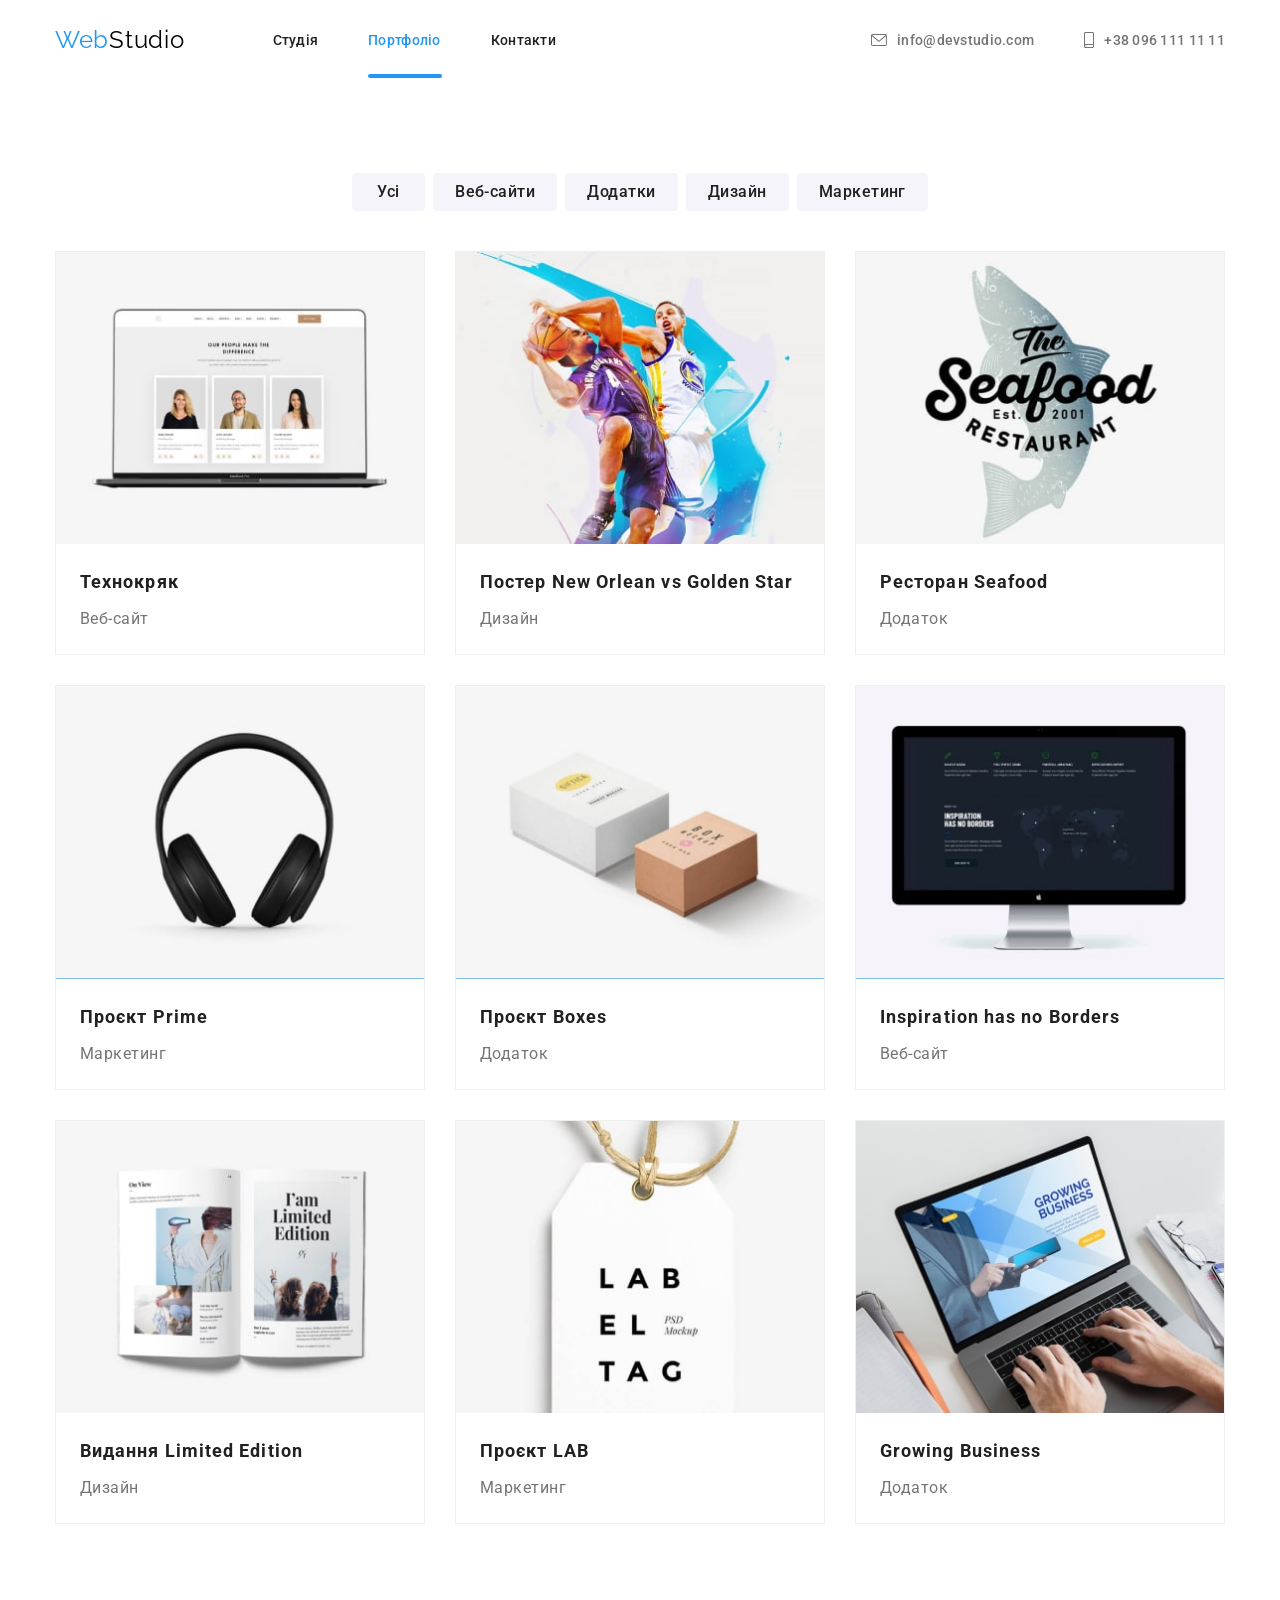
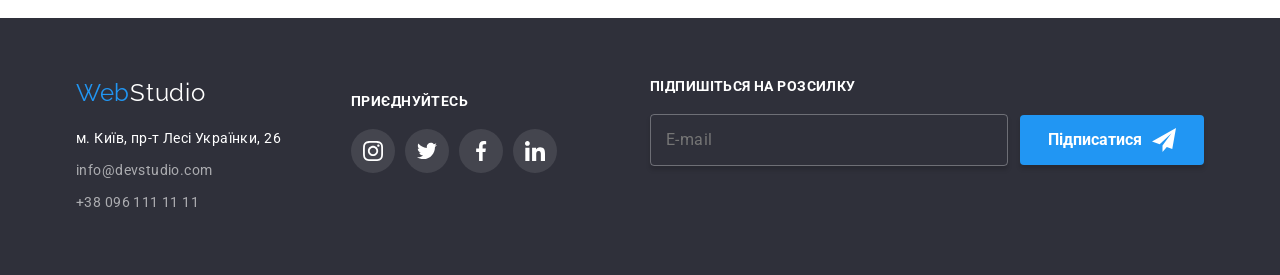
<file: portfolio.html>
<!DOCTYPE html>
<html lang="en">
	<head>
		<meta charset="UTF-8" />
		<meta name="viewport" content="width=device-width, initial-scale=1.0" />
		<title>WebStudio</title>
		<link rel="shortcut icon" href="./images/favicon.svg" type="image/x-icon" />
		<link
			rel="stylesheet"
			href="https://cdnjs.cloudflare.com/ajax/libs/modern-normalize/2.0.0/modern-normalize.min.css"
			integrity="sha512-4xo8blKMVCiXpTaLzQSLSw3KFOVPWhm/TRtuPVc4WG6kUgjH6J03IBuG7JZPkcWMxJ5huwaBpOpnwYElP/m6wg=="
			crossorigin="anonymous"
			referrerpolicy="no-referrer"
		/>
		<link rel="preconnect" href="https://fonts.googleapis.com" />
		<link rel="preconnect" href="https://fonts.gstatic.com" crossorigin />
		<link
			href="https://fonts.googleapis.com/css2?family=Raleway:wght@700&family=Roboto:wght@400;500;700;900&display=swap"
			rel="stylesheet"
		/>
		<link rel="stylesheet" href="./css/main.min.css">
	</head>
	<body>
		<header class="header">
			<div class="container header__container">
				<a href="./index.html" class="link logo">
					<span class="logo__accent">Web</span>Studio
				</a>
				<nav class="nav">
					<ul class="list nav__list">
						<li class="nav__item">
							<a href="./index.html" class="nav__link ">Студія</a>
						</li>
						<li class="nav__item">
							<a href="./portfolio.html" class="nav__link nav__link--current">Портфоліо</a>
						</li>
						<li class="nav__item">
							<a href="" class="nav__link">Контакти</a>
						</li>
					</ul>
				</nav>
				<ul class="list contact">
					<li class="contact__item">
						<a href="mailto:info@devstudio.com" class="contact__link">
							<svg class="contact__icon" width="16" height="12">
								<use href="./images/symbol-defs.svg#icon-email"></use>
							</svg>
							info@devstudio.com
						</a>
					</li>
					<li class="contact__item">
						<a href="tel:+380961111111" class="contact__link">
							<svg class="contact__icon" width="10" height="16">
								<use href="./images/symbol-defs.svg#icon-smartphone"></use>
							</svg>
							+38 096 111 11 11
						</a>
					</li>
				</ul>
			</div>
		</header>
		<main class="main">
			<section class="projects">
				<div class="container">
					<h2 class="visually-hidden">Фільтри</h2>
					<ul class="list filters">
						<li class="filters__item">
							<button type="button" class="filters__btn">Усі</button>
						</li>
						<li class="filters__item">
							<button type="button" class="filters__btn">Веб-сайти</button>
						</li>
						<li class="filters__item">
							<button type="button" class="filters__btn">Додатки</button>
						</li>
						<li class="filters__item">
							<button type="button" class="filters__btn">Дизайн</button>
						</li>
						<li class="filters__item">
							<button type="button" class="filters__btn">Маркетинг</button>
						</li>
					</ul>
					<ul class="list projects__list">
						<li class="projects__item">
							<a href="" class="link projects__link">
								<div class="projects__wrapper-image">
									<picture>
										<source srcset="
										./images/portfolio-img/desk/portfolio-desk_img1.jpg 1x,
										./images/portfolio-img/desk/portfolio-desk_img1@x2.jpg 2x" 
										media="(min-width:1200px)" sizes=”370px”/>
										<source srcset="
									    ./images/portfolio-img/tab/portfolio-tab_img1.jpg 1x,
									    ./images/portfolio-img/tab/portfolio-tab_img1@x2.jpg 2x" 
										media="(min-width:768px)" sizes=”354px”/>
										<source srcset="
										./images/portfolio-img/mobile/portfolio-mob_img1.jpg 1x,
										./images/portfolio-img/mobile/portfolio-mob_img1@x2.jpg 2x" 
										media="(max-width:767px)" sizes=”100%”/>
										<img src="./images/portfolio-img/desk/portfolio-desk_img1.jpg" alt="laptop" class="projects__img" />
									</picture>
									
									<div class="projects__overlay">
										<p class="projects__overlay-text">
											Ресурс пропонує комплексні пропозиції з різним рівнем функціоналу та сервісів. Все це дозволить
											відвідувачу отримати вичерпні відомості про компанію чи приватну особу.
										</p>
									</div>
								</div>
								<div class="projects__wrapper">
									<h3 class="projects__subtitle">Технокряк</h3>
									<p class="projects__text">Веб-сайт</p>
								</div>
							</a>
						</li>
						<li class="projects__item">
							<a href="" class="link projects__link">
								<div class="projects__wrapper-image">
									<picture>
										<source srcset="
										./images/portfolio-img/desk/portfolio-desk_img2.jpg 1x,
										./images/portfolio-img/desk/portfolio-desk_img2@x2.jpg 2x" 
										media="(min-width:1200px)" sizes=”370px” />
										<source srcset="
										./images/portfolio-img/tab/portfolio-tab_img2.jpg 1x,
										./images/portfolio-img/tab/portfolio-tab_img2@x2.jpg 2x" 
										media="(min-width:768px)" sizes=”354px” />
										<source srcset="
										./images/portfolio-img/mobile/portfolio-mob_img2.jpg 1x,
										./images/portfolio-img/mobile/portfolio-mob_img2@x2.jpg 2x" 
										media="(max-width:767px)" sizes=”100%” />
										<img src="./images/portfolio-img/desk/portfolio-desk_img2.jpg" alt="basketball" class="projects__img" />
									</picture>
									<div class="projects__overlay">
										<p class="projects__overlay-text">
											Ресурс пропонує комплексні пропозиції з різним рівнем функціоналу та сервісів. Все це дозволить
											відвідувачу отримати вичерпні відомості про компанію чи приватну особу.
										</p>
									</div>
								</div>
								<div class="projects__wrapper">
									<h3 class="projects__subtitle">Постер New Orlean vs Golden Star</h3>
									<p class="projects__text">Дизайн</p>
								</div>
							</a>
						</li>
						<li class="projects__item">
							<a href="" class="link projects__link">
								<div class="projects__wrapper-image">
									<picture>
										<source srcset="
										./images/portfolio-img/desk/portfolio-desk_img3.jpg 1x,
										./images/portfolio-img/desk/portfolio-desk_img3@x2.jpg 2x" 
										media="(min-width:1200px)" sizes=”370px” />
										<source srcset="
										./images/portfolio-img/tab/portfolio-tab_img3.jpg 1x,
										./images/portfolio-img/tab/portfolio-tab_img3@x2.jpg 2x" 
										media="(min-width:768px)" sizes=”354px” />
										<source srcset="
										./images/portfolio-img/mobile/portfolio-mob_img3.jpg 1x,
										./images/portfolio-img/mobile/portfolio-mob_img3@x2.jpg 2x" 
										media="(max-width:767px)" sizes=”100%” />
										<img src="./images/portfolio-img/desk/portfolio-desk_img3.jpg" alt="restaurant" class="projects__img" />
									</picture>
									<div class="projects__overlay">
										<p class="projects__overlay-text">
											Ресурс пропонує комплексні пропозиції з різним рівнем функціоналу та сервісів. Все це дозволить
											відвідувачу отримати вичерпні відомості про компанію чи приватну особу.
										</p>
									</div>
								</div>
								<div class="projects__wrapper">
									<h3 class="projects__subtitle">Ресторан Seafood</h3>
									<p class="projects__text">Додаток</p>
								</div>
							</a>
						</li>
						<li class="projects__item">
							<a href="" class="link projects__link">
								<div class="projects__wrapper-image">
									<picture>
										<source srcset="
										./images/portfolio-img/desk/portfolio-desk_img4.jpg 1x,
										./images/portfolio-img/desk/portfolio-desk_img4@x2.jpg 2x" 
										media="(min-width:1200px)" sizes=”370px” />
										<source srcset="
										./images/portfolio-img/tab/portfolio-tab_img4.jpg 1x,
										./images/portfolio-img/tab/portfolio-tab_img4@x2.jpg 2x" 
										media="(min-width:768px)" sizes=”354px” />
										<source srcset="
										./images/portfolio-img/mobile/portfolio-mob_img4.jpg 1x,
										./images/portfolio-img/mobile/portfolio-mob_img4@x2.jpg 2x" 
										media="(max-width:767px)" sizes=”100%” />
										<img src="./images/portfolio-img/desk/portfolio-desk_img4.jpg" alt="headphones" class="projects__img" />
									</picture>
									<div class="projects__overlay">
										<p class="projects__overlay-text">
											Ресурс пропонує комплексні пропозиції з різним рівнем функціоналу та сервісів. Все це дозволить
											відвідувачу отримати вичерпні відомості про компанію чи приватну особу.
										</p>
									</div>
								</div>
								<div class="projects__wrapper">
									<h3 class="projects__subtitle">Проєкт Prime</h3>
									<p class="projects__text">Маркетинг</p>
								</div>
							</a>
						</li>
						<li class="projects__item">
							<a href="" class="link projects__link">
								<div class="projects__wrapper-image">
									<picture>
										<source srcset="
										./images/portfolio-img/desk/portfolio-desk_img5.jpg 1x,
										./images/portfolio-img/desk/portfolio-desk_img5@x2.jpg 2x" 
										media="(min-width:1200px)" sizes=”370px” />
										<source srcset="
										./images/portfolio-img/tab/portfolio-tab_img5.jpg 1x,
										./images/portfolio-img/tab/portfolio-tab_img5@x2.jpg 2x" 
										media="(min-width:768px)" sizes=”354px” />
										<source srcset="
										./images/portfolio-img/mobile/portfolio-mob_img5.jpg 1x,
										./images/portfolio-img/mobile/portfolio-mob_img5@x2.jpg 2x" 
										media="(max-width:767px)" sizes=”100%” />
										<img src="./images/portfolio-img/desk/portfolio-desk_img5.jpg" alt="package" class="projects__img" />
									</picture>
									<div class="projects__overlay">
										<p class="projects__overlay-text">
											Ресурс пропонує комплексні пропозиції з різним рівнем функціоналу та сервісів. Все це дозволить
											відвідувачу отримати вичерпні відомості про компанію чи приватну особу.
										</p>
									</div>
								</div>
								<div class="projects__wrapper">
									<h3 class="projects__subtitle">Проєкт Boxes</h3>
									<p class="projects__text">Додаток</p>
								</div>
							</a>
						</li>
						<li class="projects__item">
							<a href="" class="link projects__link">
								<div class="projects__wrapper-image">
									<picture>
										<source srcset="
										./images/portfolio-img/desk/portfolio-desk_img6.jpg 1x,
										./images/portfolio-img/desk/portfolio-desk_img6@x2.jpg 2x" 
										media="(min-width:1200px)" sizes=”370px” />
										<source srcset="
										./images/portfolio-img/tab/portfolio-tab_img6.jpg 1x,
										./images/portfolio-img/tab/portfolio-tab_img6@x2.jpg 2x" 
										media="(min-width:768px)" sizes=”354px” />
										<source srcset="
										./images/portfolio-img/mobile/portfolio-mob_img6.jpg 1x,
										./images/portfolio-img/mobile/portfolio-mob_img6@x2.jpg 2x" 
										media="(max-width:767px)" sizes=”100%” />
										<img src="./images/portfolio-img/desk/portfolio-desk_img6.jpg" alt="computer" class="projects__img" />
									</picture>
									<div class="projects__overlay">
										<p class="projects__overlay-text">
											Ресурс пропонує комплексні пропозиції з різним рівнем функціоналу та сервісів. Все це дозволить
											відвідувачу отримати вичерпні відомості про компанію чи приватну особу.
										</p>
									</div>
								</div>
								<div class="projects__wrapper">
									<h3 class="projects__subtitle">Inspiration has no Borders</h3>
									<p class="projects__text">Веб-сайт</p>
								</div>
							</a>
						</li>
						<li class="projects__item">
							<a href="" class="link projects__link">
								<div class="projects__wrapper-image">
									<picture>
										<source srcset="
										./images/portfolio-img/desk/portfolio-desk_img7.jpg 1x,
										./images/portfolio-img/desk/portfolio-desk_img7@x2.jpg 2x" 
										media="(min-width:1200px)" sizes=”370px” />
										<source srcset="
										./images/portfolio-img/tab/portfolio-tab_img7.jpg 1x,
										./images/portfolio-img/tab/portfolio-tab_img7@x2.jpg 2x" 
										media="(min-width:768px)" sizes=”354px” />
										<source srcset="
										./images/portfolio-img/mobile/portfolio-mob_img7.jpg 1x,
										./images/portfolio-img/mobile/portfolio-mob_img7@x2.jpg 2x" 
										media="(max-width:767px)" sizes=”100%” />
										<img src="./images/portfolio-img/desk/portfolio-desk_img7.jpg" alt="book" class="projects__img" />
									</picture>
									<div class="projects__overlay">
										<p class="projects__overlay-text">
											Ресурс пропонує комплексні пропозиції з різним рівнем функціоналу та сервісів. Все це дозволить
											відвідувачу отримати вичерпні відомості про компанію чи приватну особу.
										</p>
									</div>
								</div>
								<div class="projects__wrapper">
									<h3 class="projects__subtitle">Видання Limited Edition</h3>
									<p class="projects__text">Дизайн</p>
								</div>
							</a>
						</li>
						<li class="projects__item">
							<a href="" class="link projects__link">
								<div class="projects__wrapper-image">
									<picture>
										<source srcset="
										./images/portfolio-img/desk/portfolio-desk_img8.jpg 1x,
										./images/portfolio-img/desk/portfolio-desk_img8@x2.jpg 2x" 
										media="(min-width:1200px)" sizes=”370px” />
										<source srcset="
										./images/portfolio-img/tab/portfolio-tab_img8.jpg 1x,
										./images/portfolio-img/tab/portfolio-tab_img8@x2.jpg 2x" 
										media="(min-width:768px)" sizes=”354px” />
										<source srcset="
										./images/portfolio-img/mobile/portfolio-mob_img8.jpg 1x,
										./images/portfolio-img/mobile/portfolio-mob_img8@x2.jpg 2x" 
										media="(max-width:767px)" sizes=”100%” />
										<img src="./images/portfolio-img/desk/portfolio-desk_img8.jpg" alt="decoration" class="projects__img" />
									</picture>
									<div class="projects__overlay">
										<p class="projects__overlay-text">
											Ресурс пропонує комплексні пропозиції з різним рівнем функціоналу та сервісів. Все це дозволить
											відвідувачу отримати вичерпні відомості про компанію чи приватну особу.
										</p>
									</div>
								</div>
								<div class="projects__wrapper">
									<h3 class="projects__subtitle">Проєкт LAB</h3>
									<p class="projects__text">Маркетинг</p>
								</div>
							</a>
						</li>
						<li class="projects__item">
							<a href="" class="link projects__link">
								<div class="projects__wrapper-image">
									<picture>
										<source srcset="
										./images/portfolio-img/desk/portfolio-desk_img9.jpg 1x,
										./images/portfolio-img/desk/portfolio-desk_img9@x2.jpg 2x" 
										media="(min-width:1200px)" sizes=”370px” />
										<source srcset="
										./images/portfolio-img/tab/portfolio-tab_img9.jpg 1x,
										./images/portfolio-img/tab/portfolio-tab_img9@x2.jpg 2x" 
										media="(min-width:768px)" sizes=”354px” />
										<source srcset="
										./images/portfolio-img/mobile/portfolio-mob_img9.jpg 1x,
										./images/portfolio-img/mobile/portfolio-mob_img9@x2.jpg 2x" 
										media="(max-width:767px)" sizes=”100%” />
										<img src="./images/portfolio-img/desk/portfolio-desk_img9.jpg" alt="laptop" class="projects__img" />
									</picture>
									<div class="projects__overlay">
										<p class="projects__overlay-text">
											Ресурс пропонує комплексні пропозиції з різним рівнем функціоналу та сервісів. Все це дозволить
											відвідувачу отримати вичерпні відомості про компанію чи приватну особу.
										</p>
									</div>
								</div>
								<div class="projects__wrapper">
									<h3 class="projects__subtitle">Growing Business</h3>
									<p class="projects__text">Додаток</p>
								</div>
							</a>
						</li>
					</ul>
				</div>
			</section>
		</main>
		<footer class="footer">
			<div class="container">
				<div class="footer__div-address">
					<a href="./index.html" class="link logo footer__logo">
						<span class="logo__accent">Web</span>Studio</a>
					<address class="address">
						<a href="https://goo.gl/maps/gxwUuq6DSH6itYMH8" target="_blank" class="address__link">
							м. Київ, пр-т Лесі Українки, 26
						</a>
						<br />
						<a href="mailto:info@devstudio.com" class="address__link">info@devstudio.com</a>
						<br />
						<a href="tel:+380961111111" class="address__link">+38 096 111 11 11</a>
					</address>
				</div>
				<div class="footer-social">
					<p class="footer-social__text">Приєднуйтесь</p>
					<ul class="list footer-social__list">
						<li class="footer-social__item">
							<a href="https://www.instagram.com" class="footer-social__link">
								<svg width="20" height="20" class="footer-social__icon">
									<use href="./images/symbol-defs.svg#icon-instagram"></use>
								</svg>
							</a>
						</li>
						<li class="footer-social__item">
							<a href="https://twitter.com/?lang=ru" class="footer-social__link">
								<svg width="20" height="20" class="footer-social__icon">
									<use href="./images/symbol-defs.svg#icon-twitter"></use>
								</svg>
							</a>
						</li>
						<li class="footer-social__item">
							<a href="https://de-de.facebook.com" class="footer-social__link">
								<svg width="20" height="20" class="footer-social__icon">
									<use href="./images/symbol-defs.svg#icon-facebook"></use>
								</svg>
							</a>
						</li>
						<li class="footer-social__item">
							<a href="https://www.linkedin.com" class="footer-social__link">
								<svg width="20" height="20" class="footer-social__icon">
									<use href="./images/symbol-defs.svg#icon-linkedin"></use>
								</svg>
							</a>
						</li>
					</ul>
				</div>
				<div class="footer-div-form">
					<p class="footer-div-form__text">Підпишіться на розсилку</p>
					<form class="footer-div-form__form">
						<input type="email" name="email" placeholder="E-mail" class="footer-div-form__input" />
						<button type="submit" class="footer__btn">Підписатися</button>
					</form>
				</div>
			</div>
		</footer>
	</body>
</html>
</file>
<file: css/main.min.css>
body{font-family:Roboto}h1,h2,h3,h4,p{margin-top:0;margin-bottom:0}ul{margin-top:0;margin-bottom:0;padding-left:0}img{display:block;width:100%;max-width:100%;height:auto}.list{list-style:none;padding:0}.link{text-decoration:none}.visually-hidden{position:absolute;width:1px;height:1px;margin:-1px;border:0;padding:0;white-space:nowrap;-webkit-clip-path:inset(100%);clip-path:inset(100%);clip:rect(0 0 0 0);overflow:hidden}.container{min-width:320px;margin:0 auto;padding:0 15px}@media screen and (min-width: 480px){.container{min-width:480px}}@media screen and (min-width: 768px){.container{min-width:768px}}@media screen and (min-width: 1200px){.container{width:1200px}}.header{padding:16px 0}@media screen and (min-width: 1200px){.header{padding:25px 0}}.header__container{display:-webkit-box;display:-ms-flexbox;display:flex;-webkit-box-align:center;-ms-flex-align:center;align-items:center;-webkit-box-pack:justify;-ms-flex-pack:justify;justify-content:space-between}.nav{display:none}@media screen and (min-width: 768px){.nav{display:block;padding-left:88px}}@media screen and (min-width: 1200px){.nav{display:-webkit-box;display:-ms-flexbox;display:flex}}.nav__list{display:-webkit-box;display:-ms-flexbox;display:flex;gap:50px;-webkit-box-pack:center;-ms-flex-pack:center;justify-content:center}.nav__link{color:#212121;display:none;font-weight:500;letter-spacing:.28px;line-height:normal;font-size:14px;text-decoration:none;position:relative;-webkit-transition:color 250ms cubic-bezier(0.4, 0, 0.2, 1);transition:color 250ms cubic-bezier(0.4, 0, 0.2, 1)}.nav__link:hover,.nav__link:focus{color:#2196f3}@media screen and (min-width: 768px){.nav__link{display:block}}@media screen and (min-width: 1200px){.nav__link{display:-webkit-box;display:-ms-flexbox;display:flex}}.nav__link--current{color:#2196f3;display:none}.nav__link--current:hover::after{-webkit-transform:scale(1.2);-ms-transform:scale(1.2);transform:scale(1.2)}.nav__link--current::after{content:"";display:block;width:102%;height:4px;background-color:#2196f3;border-radius:4px;position:absolute;bottom:0;top:42px;-webkit-transition:-webkit-transform 250ms cubic-bezier(0.4, 0, 0.2, 1);transition:-webkit-transform 250ms cubic-bezier(0.4, 0, 0.2, 1);transition:transform 250ms cubic-bezier(0.4, 0, 0.2, 1);transition:transform 250ms cubic-bezier(0.4, 0, 0.2, 1), -webkit-transform 250ms cubic-bezier(0.4, 0, 0.2, 1)}@media screen and (min-width: 768px){.nav__link--current{display:block}}@media screen and (min-width: 1200px){.nav__link--current{display:-webkit-box;display:-ms-flexbox;display:flex}}.contact{display:none;margin-left:auto}@media screen and (min-width: 768px){.contact{display:-webkit-box;display:-ms-flexbox;display:flex;-webkit-box-orient:vertical;-webkit-box-direction:normal;-ms-flex-direction:column;flex-direction:column;gap:10px;-webkit-box-pack:center;-ms-flex-pack:center;justify-content:center}}@media screen and (min-width: 1200px){.contact{-webkit-box-orient:horizontal;-webkit-box-direction:normal;-ms-flex-direction:row;flex-direction:row;gap:50px;-webkit-box-pack:center;-ms-flex-pack:center;justify-content:center}}.contact__link{display:none;-webkit-box-align:center;-ms-flex-align:center;align-items:center;color:#757575;font-weight:500;letter-spacing:.28px;line-height:normal;font-size:14px;text-decoration:none;gap:10px;-webkit-box-pack:center;-ms-flex-pack:center;justify-content:center;align-items:center;-webkit-transition:color 250ms cubic-bezier(0.4, 0, 0.2, 1);transition:color 250ms cubic-bezier(0.4, 0, 0.2, 1)}.contact__link:hover,.contact__link:focus{color:#2196f3}@media screen and (min-width: 768px){.contact__link{display:block}}@media screen and (min-width: 1200px){.contact__link{display:-webkit-box;display:-ms-flexbox;display:flex}}.contact__icon{fill:#757575;-webkit-transition:fill 250ms cubic-bezier(0.4, 0, 0.2, 1);transition:fill 250ms cubic-bezier(0.4, 0, 0.2, 1)}.contact-item-link:hover .contact-item-icon,.contact-item-link:focus .contact-item-icon{fill:#2196f3}.burger__btn{border-color:rgba(0,0,0,0);border-radius:0}.burger__svg{fill:#2196f3}.menu__btn{background-color:rgba(0,0,0,0);border:none}.menu__btn:hover{cursor:pointer}@media screen and (min-width: 768px){.menu__btn{display:none}}.menu__icon:hover{color:#2196f3;-webkit-transition:color 250ms cubic-bezier(0.4, 0, 0.2, 1);transition:color 250ms cubic-bezier(0.4, 0, 0.2, 1)}.menu{display:-webkit-box;display:-ms-flexbox;display:flex;position:absolute;-webkit-transform:translateX(-200vw);-ms-transform:translateX(-200vw);transform:translateX(-200vw);-webkit-transition:-webkit-transform 250ms cubic-bezier(0.4, 0, 0.2, 1);transition:-webkit-transform 250ms cubic-bezier(0.4, 0, 0.2, 1);transition:transform 250ms cubic-bezier(0.4, 0, 0.2, 1);transition:transform 250ms cubic-bezier(0.4, 0, 0.2, 1), -webkit-transform 250ms cubic-bezier(0.4, 0, 0.2, 1);width:100%;height:100vh;top:0;left:0;z-index:1000;background-color:#fff;-ms-flex-wrap:nowrap;flex-wrap:nowrap;-webkit-box-orient:vertical;-webkit-box-direction:normal;-ms-flex-direction:column;flex-direction:column}.menu.is-open{-webkit-transform:translateX(0);-ms-transform:translateX(0);transform:translateX(0)}.menu__btn-close{border:none;padding:6px;display:-webkit-box;display:-ms-flexbox;display:flex;-webkit-box-align:center;-ms-flex-align:center;align-items:center;-webkit-box-pack:center;-ms-flex-pack:center;justify-content:center;position:absolute;background:none;right:8px;top:8px}.menu__icon:hover{fill:#2196f3;-webkit-transition:fill 250ms cubic-bezier(0.4, 0, 0.2, 1);transition:fill 250ms cubic-bezier(0.4, 0, 0.2, 1)}.menu__list{margin-left:40px;margin-top:48px;padding-bottom:260px}.menu__item{font-size:40px;font-weight:500;line-height:normal;letter-spacing:.8px;padding-bottom:32px}.menu__link{color:#212121}.menu__link:hover{color:#2196f3;-webkit-transition:color 250ms cubic-bezier(0.4, 0, 0.2, 1);transition:color 250ms cubic-bezier(0.4, 0, 0.2, 1)}.menu__contact{margin-bottom:64px}.menu__contact-item{padding-bottom:32px;padding-left:40px}.menu__contact-link{color:#757575;font-size:24px;font-weight:500;line-height:normal;letter-spacing:.48px}.menu__contact-link:hover{color:#2196f3;-webkit-transition:color 250ms cubic-bezier(0.4, 0, 0.2, 1);transition:color 250ms cubic-bezier(0.4, 0, 0.2, 1)}.menu__contact-item:first-child .menu__contact-link{font-size:34px;font-weight:500;line-height:normal;letter-spacing:.68px}.menu__soc{display:-webkit-box;display:-ms-flexbox;display:flex;gap:10px;margin-left:40px}.menu__soc-item:not(:last-child){padding-right:10px;border-right:1px solid rgba(33,33,33,.2)}.menu__soc-link{color:#2196f3;font-size:18px;font-weight:500;line-height:1.22}.menu__soc-link:hover{opacity:.8}.hero{padding:118px 0;background-image:-webkit-gradient(linear, left top, left bottom, from(rgba(47, 48, 58, 0.4)), to(rgba(47, 48, 58, 0.4))),url(../images/hero-bg/hero-mob.jpg);background-image:linear-gradient(rgba(47, 48, 58, 0.4), rgba(47, 48, 58, 0.4)),url(../images/hero-bg/hero-mob.jpg);background-repeat:no-repeat;background-size:cover;background-position:center}@media(min-device-pixel-ratio: 2),(-webkit-min-device-pixel-ratio: 2),(min-resolution: 192dpi),(min-resolution: 2dppx){.hero{background-image:-webkit-gradient(linear, left top, left bottom, from(rgba(47, 48, 58, 0.4)), to(rgba(47, 48, 58, 0.4))),url(../images/hero-bg/hero-mob@2x.jpg);background-image:linear-gradient(rgba(47, 48, 58, 0.4), rgba(47, 48, 58, 0.4)),url(../images/hero-bg/hero-mob@2x.jpg)}}@media screen and (min-width: 768px){.hero{background-image:-webkit-gradient(linear, left top, left bottom, from(rgba(47, 48, 58, 0.4)), to(rgba(47, 48, 58, 0.4))),url(../images/hero-bg/hero-tab.jpg);background-image:linear-gradient(rgba(47, 48, 58, 0.4), rgba(47, 48, 58, 0.4)),url(../images/hero-bg/hero-tab.jpg)}}@media screen and (min-width: 768px)and (min-device-pixel-ratio: 2),screen and (min-width: 768px)and (-webkit-min-device-pixel-ratio: 2),screen and (min-width: 768px)and (min-resolution: 192dpi),screen and (min-width: 768px)and (min-resolution: 2dppx){.hero{background-image:-webkit-gradient(linear, left top, left bottom, from(rgba(47, 48, 58, 0.4)), to(rgba(47, 48, 58, 0.4))),url(../images/hero-bg/hero-tab@2x.jpg);background-image:linear-gradient(rgba(47, 48, 58, 0.4), rgba(47, 48, 58, 0.4)),url(../images/hero-bg/hero-tab@2x.jpg)}}@media screen and (min-width: 1200px){.hero{padding-top:200px;padding-bottom:200px;background-image:-webkit-gradient(linear, left top, left bottom, from(rgba(47, 48, 58, 0.4)), to(rgba(47, 48, 58, 0.4))),url(../images/hero-bg/hero-des.jpg);background-image:linear-gradient(rgba(47, 48, 58, 0.4), rgba(47, 48, 58, 0.4)),url(../images/hero-bg/hero-des.jpg)}}@media screen and (min-width: 1200px)and (min-device-pixel-ratio: 2),screen and (min-width: 1200px)and (-webkit-min-device-pixel-ratio: 2),screen and (min-width: 1200px)and (min-resolution: 192dpi),screen and (min-width: 1200px)and (min-resolution: 2dppx){.hero{background-image:-webkit-gradient(linear, left top, left bottom, from(rgba(47, 48, 58, 0.4)), to(rgba(47, 48, 58, 0.4))),url(../images/hero-bg/hero-des@2x.jpg);background-image:linear-gradient(rgba(47, 48, 58, 0.4), rgba(47, 48, 58, 0.4)),url(../images/hero-bg/hero-des@2x.jpg)}}.hero__title{color:#fff;text-align:center;font-weight:900;text-transform:uppercase;margin-bottom:30px;letter-spacing:1.56px;line-height:42px;font-size:26px}@media screen and (min-width: 1200px){.hero__title{letter-spacing:2.64px;line-height:1.36;font-size:44px}}.advantages{padding:94px 0}.advantages__list{display:-webkit-box;display:-ms-flexbox;display:flex;gap:30px;-webkit-box-pack:center;-ms-flex-pack:center;justify-content:center;-ms-flex-wrap:wrap;flex-wrap:wrap}@media screen and (min-width: 768px){.advantages__item{-ms-flex-preferred-size:calc((100% - 30px*(2 - 1))/2);flex-basis:calc((100% - 30px*(2 - 1))/2)}}@media screen and (min-width: 1200px){.advantages__item{-ms-flex-preferred-size:calc((100% - 30px*(4 - 1))/4);flex-basis:calc((100% - 30px*(4 - 1))/4)}}.advantages__item::before{content:"";width:100%;height:120px;border-radius:6px;background-color:#f5f4fa;display:block;margin-bottom:30px;background-repeat:no-repeat;background-position:center}.advantages__item:nth-child(1)::before{background-image:url(../images/badges_1.svg)}.advantages__item:nth-child(2)::before{background-image:url(../images/badges_2.svg)}.advantages__item:nth-child(3)::before{background-image:url(../images/badges_3.svg)}.advantages__item:nth-child(4)::before{background-image:url(../images/badges_4.svg)}.advantages__subtitle{color:#212121;letter-spacing:.42px;line-height:normal;font-size:14px;margin-bottom:10px;text-align:center}@media screen and (min-width: 768px){.advantages__subtitle{text-align:left}}@media screen and (min-width: 1200px){.advantages__subtitle{text-align:left}}.advantages__text{color:#757575;letter-spacing:.42px;line-height:1.71;font-size:14px}.performance{padding-bottom:94px;display:none}@media screen and (min-width: 1200px){.performance{display:block}}.performance__title{color:#212121;text-align:center;letter-spacing:1.08px;line-height:normal;font-size:36px;margin-bottom:50px}.performance__list{display:-webkit-box;display:-ms-flexbox;display:flex;gap:0;-webkit-box-pack:justify;-ms-flex-pack:justify;justify-content:space-between}.performance__item{position:relative}.performance__text{color:#fff;letter-spacing:.42px;line-height:normal;font-size:14px;text-transform:uppercase;background:rgba(47,48,58,.8);position:absolute;text-align:center;width:370px;padding:27px 0;bottom:0px}.workers{background:#f5f4fa;padding:94px 0}.workers__title{color:#212121;text-align:center;letter-spacing:.84px;line-height:normal;font-size:28px;margin-bottom:36px}@media screen and (min-width: 1200px){.workers__title{letter-spacing:1.08px;line-height:normal;font-size:36px}}.workers__list{display:-webkit-box;display:-ms-flexbox;display:flex;-webkit-box-orient:vertical;-webkit-box-direction:normal;-ms-flex-direction:column;flex-direction:column;gap:30px;-webkit-box-pack:center;-ms-flex-pack:center;justify-content:center}@media screen and (min-width: 768px){.workers__list{-webkit-box-orient:horizontal;-webkit-box-direction:normal;-ms-flex-direction:row;flex-direction:row;-ms-flex-wrap:wrap;flex-wrap:wrap}}.workers__item{background-color:#fff;width:100%;border-radius:4px;-webkit-box-shadow:0px 2px 1px 0px rgba(0,0,0,.2),0px 1px 1px 0px rgba(0,0,0,.14),0px 1px 3px 0px rgba(0,0,0,.12);box-shadow:0px 2px 1px 0px rgba(0,0,0,.2),0px 1px 1px 0px rgba(0,0,0,.14),0px 1px 3px 0px rgba(0,0,0,.12);width:100%}@media screen and (min-width: 768px){.workers__item{-ms-flex-preferred-size:calc((100% - 30px)/2);flex-basis:calc((100% - 30px)/2);-ms-flex-wrap:wrap;flex-wrap:wrap}}@media screen and (min-width: 1200px){.workers__item{-ms-flex-preferred-size:calc((100% - 90px)/4);flex-basis:calc((100% - 90px)/4)}}.workers__wrapper{padding-top:30px;padding-bottom:24px}.workers__subtitle{color:#212121;text-align:center;font-weight:500;letter-spacing:.48px;line-height:normal;font-size:16px;margin-bottom:10px}.workers__text{color:#757575;text-align:center;letter-spacing:.48px;line-height:normal;font-size:16px}.workers-icon-list{display:-webkit-box;display:-ms-flexbox;display:flex;gap:10px;-webkit-box-pack:center;-ms-flex-pack:center;justify-content:center;margin-top:16px}.workers-icon-list__item{display:-webkit-box;display:-ms-flexbox;display:flex}.workers-icon-list__link{display:-webkit-box;display:-ms-flexbox;display:flex;width:44px;height:44px;-webkit-box-align:center;-ms-flex-align:center;align-items:center;gap:0;-webkit-box-pack:center;-ms-flex-pack:center;justify-content:center;border-radius:50%;-webkit-transition:background-color 250ms cubic-bezier(0.4, 0, 0.2, 1);transition:background-color 250ms cubic-bezier(0.4, 0, 0.2, 1)}.workers-icon-list__link:hover{background-color:#2196f3}.workers-icon-list__icon{fill:#afb1b8;-webkit-transition:fill 250ms cubic-bezier(0.4, 0, 0.2, 1);transition:fill 250ms cubic-bezier(0.4, 0, 0.2, 1)}.workers-icon-list__link:hover .workers-icon-list__icon{fill:#fff}.company{padding:60px 0}@media screen and (min-width: 1200px){.company{padding:94px 0}}.company__subtitle{color:#212121;text-align:center;font-weight:700;letter-spacing:.84px;line-height:normal;font-size:28px;margin-bottom:30px}@media screen and (min-width: 1200px){.company__subtitle{letter-spacing:1.08px;line-height:normal;font-size:36px;margin-bottom:50px}}.company__list{display:-webkit-box;display:-ms-flexbox;display:flex;gap:30px;-ms-flex-wrap:wrap;flex-wrap:wrap}@media screen and (min-width: 1200px){.company__list{-ms-flex-wrap:nowrap;flex-wrap:nowrap}}.company__item{-ms-flex-preferred-size:calc((100% - 30px*(2 - 1))/2);flex-basis:calc((100% - 30px*(2 - 1))/2)}@media screen and (min-width: 768px){.company__item{-ms-flex-preferred-size:calc((100% - 30px*(3 - 1))/3);flex-basis:calc((100% - 30px*(3 - 1))/3)}}.company__link{display:-webkit-box;display:-ms-flexbox;display:flex;-webkit-box-pack:center;-ms-flex-pack:center;justify-content:center;border-radius:4px;border:1px solid #afb1b8;padding-top:16px;padding-bottom:16px;padding-right:32px;padding-left:32px;-webkit-transition:border 250ms cubic-bezier(0.4, 0, 0.2, 1);transition:border 250ms cubic-bezier(0.4, 0, 0.2, 1)}.company__link:hover,.company__link:focus{border:1px solid #2196f3}.company__icon{fill:#afb1b8;-webkit-transition:fill 250ms cubic-bezier(0.4, 0, 0.2, 1);transition:fill 250ms cubic-bezier(0.4, 0, 0.2, 1)}.company__link:hover .company__icon,.company__link:focus .company__icon{fill:#2196f3}.footer{background:#2f303a;padding:60px 0}.address{font-style:normal}.address__link{color:rgba(255,255,255,.6);letter-spacing:.42px;line-height:1.71;font-size:14px;text-decoration:none;margin-bottom:8px;display:inline-block;-webkit-transition:color 250ms cubic-bezier(0.4, 0, 0.2, 1);transition:color 250ms cubic-bezier(0.4, 0, 0.2, 1)}.address__link:hover,.address__link:focus{color:#2196f3}.address__link:last-child{margin-bottom:0}.address__link:first-child{color:#fff;margin-top:20px}.footer .container{display:block}@media screen and (min-width: 768px){.footer .container{display:-webkit-box;display:-ms-flexbox;display:flex;-webkit-box-pack:center;-ms-flex-pack:center;justify-content:center;-webkit-column-gap:165px;-moz-column-gap:165px;column-gap:165px;row-gap:60px;-ms-flex-wrap:wrap;flex-wrap:wrap}}@media screen and (min-width: 1200px){.footer .container{display:-webkit-box;display:-ms-flexbox;display:flex;-ms-flex-wrap:nowrap;flex-wrap:nowrap;-webkit-column-gap:0;-moz-column-gap:0;column-gap:0;row-gap:0}}.footer__div-address{margin-bottom:60px;text-align:center}@media screen and (min-width: 768px){.footer__div-address{margin:0}}@media screen and (min-width: 1200px){.footer__div-address{text-align:left;margin-right:70px}}.footer-social{padding-top:15px;margin-bottom:55px}@media screen and (min-width: 768px){.footer-social{margin:0}}@media screen and (min-width: 1200px){.footer-social{margin-right:93px;margin-bottom:0}}.footer-social__text{color:#fff;font-weight:700;letter-spacing:.42px;line-height:normal;font-size:14px;text-transform:uppercase;margin-bottom:20px;text-align:center}@media screen and (min-width: 1200px){.footer-social__text{text-align:left}}.footer-social__icon{fill:#fff}.footer-social__link{border-radius:50%;padding:12px;display:-webkit-box;display:-ms-flexbox;display:flex;-webkit-box-align:center;-ms-flex-align:center;align-items:center;background-color:rgba(255,255,255,.1);gap:0;-webkit-box-pack:center;-ms-flex-pack:center;justify-content:center;width:44px;height:44px;-webkit-transition:background-color 250ms cubic-bezier(0.4, 0, 0.2, 1);transition:background-color 250ms cubic-bezier(0.4, 0, 0.2, 1)}.footer-social__link:hover,.footer-social__link:focus{background-color:#2196f3;cursor:pointer}.footer-social__list{display:-webkit-box;display:-ms-flexbox;display:flex;gap:10px;-webkit-box-pack:center;-ms-flex-pack:center;justify-content:center}@media screen and (min-width: 768px){.footer-div-form{margin:0}}@media screen and (min-width: 1200px){.footer-div-form{margin-left:0}}.footer-div-form__form{display:-webkit-box;display:-ms-flexbox;display:flex;-webkit-box-align:center;-ms-flex-align:center;align-items:center;-webkit-box-orient:vertical;-webkit-box-direction:normal;-ms-flex-direction:column;flex-direction:column;gap:12px;-webkit-box-pack:center;-ms-flex-pack:center;justify-content:center}@media screen and (min-width: 1200px){.footer-div-form__form{-webkit-box-orient:horizontal;-webkit-box-direction:normal;-ms-flex-direction:row;flex-direction:row}}.footer-div-form__text{color:#fff;font-weight:700;letter-spacing:.42px;line-height:normal;font-size:14px;text-transform:uppercase;margin-bottom:20px;text-align:center}@media screen and (min-width: 1200px){.footer-div-form__text{text-align:left}}.footer-div-form__input{color:rgba(255,255,255,.6);letter-spacing:.48px;line-height:20px;font-size:16px;background:rgba(0,0,0,0);border-radius:4px;border:1px solid rgba(255,255,255,.3);-webkit-box-shadow:0px 4px 4px 0px rgba(0,0,0,.15);box-shadow:0px 4px 4px 0px rgba(0,0,0,.15);-webkit-transition:border-color 250ms cubic-bezier(0.4, 0, 0.2, 1);transition:border-color 250ms cubic-bezier(0.4, 0, 0.2, 1);padding:15px;width:290px}@media screen and (min-width: 480px){.footer-div-form__input{width:450px}}@media screen and (min-width: 1200px){.footer-div-form__input{width:358px}}.footer-div-form__input:hover,.footer-div-form__input:focus{border-color:#2196f3;outline:none}.backdrop{position:fixed;top:0;left:0;width:100%;height:100%;background-color:rgba(0,0,0,.2);opacity:1;-webkit-transition:opacity 250ms cubic-bezier(0.4, 0, 0.2, 1);transition:opacity 250ms cubic-bezier(0.4, 0, 0.2, 1)}.backdrop.is-hidden{opacity:0;pointer-events:none}.no-scroll{overflow:hidden}.backdrop.is-hidden .modal{-webkit-transform:translate(-50%, -50%) scale(0);-ms-transform:translate(-50%, -50%) scale(0);transform:translate(-50%, -50%) scale(0)}.modal{position:absolute;top:50%;left:50%;min-width:528px;min-height:581px;padding:40px;background-color:#fff;-webkit-transform:translate(-50%, -50%) scale(1);-ms-transform:translate(-50%, -50%) scale(1);transform:translate(-50%, -50%) scale(1);-webkit-transition:-webkit-transform 250ms cubic-bezier(0.4, 0, 0.2, 1);transition:-webkit-transform 250ms cubic-bezier(0.4, 0, 0.2, 1);transition:transform 250ms cubic-bezier(0.4, 0, 0.2, 1);transition:transform 250ms cubic-bezier(0.4, 0, 0.2, 1), -webkit-transform 250ms cubic-bezier(0.4, 0, 0.2, 1);border-radius:4px;-webkit-box-shadow:0px 2px 1px 0px rgba(0,0,0,.2),0px 1px 1px 0px rgba(0,0,0,.14),0px 1px 3px 0px rgba(0,0,0,.12);box-shadow:0px 2px 1px 0px rgba(0,0,0,.2),0px 1px 1px 0px rgba(0,0,0,.14),0px 1px 3px 0px rgba(0,0,0,.12)}.modal__btn-close{border:2px solid rgba(0,0,0,.1019607843);border-radius:50%;padding:6px;display:-webkit-box;display:-ms-flexbox;display:flex;-webkit-box-align:center;-ms-flex-align:center;align-items:center;-webkit-box-pack:center;-ms-flex-pack:center;justify-content:center;position:absolute;background:none;right:8px;top:8px}.modal__btn-close-icon{-webkit-transition:fill 250ms cubic-bezier(0.4, 0, 0.2, 1);transition:fill 250ms cubic-bezier(0.4, 0, 0.2, 1)}.modal__btn-close-icon:hover,.modal__btn-close-icon:focus{fill:#2196f3}.modal__svg{-webkit-transition:fill 250ms cubic-bezier(0.4, 0, 0.2, 1);transition:fill 250ms cubic-bezier(0.4, 0, 0.2, 1)}.modal__svg:hover,.modal__svg:focus{fill:#2196f3}.modal__text{color:#212121;text-align:center;font-weight:700;letter-spacing:.6px;line-height:normal;font-size:20px;margin-bottom:12px}.modal__label{display:-webkit-box;display:-ms-flexbox;display:flex;-webkit-box-orient:vertical;-webkit-box-direction:normal;-ms-flex-direction:column;flex-direction:column;color:#757575;letter-spacing:.12px;line-height:normal;font-size:12px;position:relative;margin-bottom:10px;gap:8px;-webkit-box-pack:center;-ms-flex-pack:center;justify-content:center}.modal__label:first-child{margin-top:0}.modal__input{border-radius:4px;border:1px solid rgba(33,33,33,.2);padding:12px 0 12px 42px;width:100%;margin-top:4px;outline:none;-webkit-transition:border-color 250ms cubic-bezier(0.4, 0, 0.2, 1);transition:border-color 250ms cubic-bezier(0.4, 0, 0.2, 1)}.modal__message{color:rgba(117,117,117,.5);letter-spacing:.12px;line-height:normal;font-size:16px;padding:12px 16px 12px 16px;border-radius:4px;border:1px solid rgba(33,33,33,.2);padding-top:12px;padding-left:16px;width:448px;height:120px;resize:none;margin-top:4px;-webkit-transition:border-color 250ms cubic-bezier(0.4, 0, 0.2, 1);transition:border-color 250ms cubic-bezier(0.4, 0, 0.2, 1)}.modal__input:hover,.modal__message:focus .modal__input:focus,.modal__message:hover{border-color:#2196f3}.modal__svg{position:absolute;display:-webkit-box;display:-ms-flexbox;display:flex;-webkit-box-align:center;-ms-flex-align:center;align-items:center;bottom:11px;left:12px;-webkit-transition:fill 250ms cubic-bezier(0.4, 0, 0.2, 1);transition:fill 250ms cubic-bezier(0.4, 0, 0.2, 1)}.modal__input:hover+.modal__svg,.modal__input:focus+.modal__svg{fill:#2196f3}.modal__label-checkbox{color:#757575;display:-webkit-box;display:-ms-flexbox;display:flex;-webkit-box-align:center;-ms-flex-align:center;align-items:center;-webkit-box-pack:center;-ms-flex-pack:center;justify-content:center;font-size:14px;line-height:24px;letter-spacing:.42px;margin-top:20px;margin-bottom:30px;gap:8px}.modal__custom-checkbox{width:16px;height:15px;border-radius:2px;border-color:#212121;border-style:solid;border-width:2px}.modal__custom-checkbox:hover{border-color:#2196f3}.modal__checkbox:focus+.modal__custom-checkbox{border-color:#2196f3}.modal__checkbox:checked+.modal__custom-checkbox{background-color:#2196f3;background-image:url(../images/modal_checkbox.svg);background-repeat:no-repeat;background-position:center}.modal__link{color:#2196f3;letter-spacing:.42px;line-height:normal;font-size:16px;text-decoration-line:underline}.projects{padding:60px 0}@media screen and (min-width: 1200px){.projects{padding:94px 0}}.filters{display:-webkit-box;display:-ms-flexbox;display:flex;gap:8px;-webkit-box-pack:center;-ms-flex-pack:center;justify-content:center;margin-bottom:40px;-ms-flex-wrap:wrap;flex-wrap:wrap;-webkit-box-pack:start;-ms-flex-pack:start;justify-content:flex-start}@media screen and (max-width: 767px){.filters{max-width:350px}}@media screen and (min-width: 768px){.filters{-webkit-box-pack:center;-ms-flex-pack:center;justify-content:center}}.filters__btn{min-width:73px;padding:6px 22px;border-radius:4px;background:#f5f4fa;color:#212121;font-weight:500;letter-spacing:.48px;line-height:1.62;font-size:16px;border:none;-webkit-transition:background 250ms cubic-bezier(0.4, 0, 0.2, 1),color 250ms cubic-bezier(0.4, 0, 0.2, 1),-webkit-box-shadow 250ms cubic-bezier(0.4, 0, 0.2, 1);transition:background 250ms cubic-bezier(0.4, 0, 0.2, 1),color 250ms cubic-bezier(0.4, 0, 0.2, 1),-webkit-box-shadow 250ms cubic-bezier(0.4, 0, 0.2, 1);transition:background 250ms cubic-bezier(0.4, 0, 0.2, 1),color 250ms cubic-bezier(0.4, 0, 0.2, 1),box-shadow 250ms cubic-bezier(0.4, 0, 0.2, 1);transition:background 250ms cubic-bezier(0.4, 0, 0.2, 1),color 250ms cubic-bezier(0.4, 0, 0.2, 1),box-shadow 250ms cubic-bezier(0.4, 0, 0.2, 1),-webkit-box-shadow 250ms cubic-bezier(0.4, 0, 0.2, 1)}.filters__btn:hover{background:#2196f3;color:#fff;cursor:pointer;-webkit-box-shadow:0px 2px 2px 0px rgba(0,0,0,.12),0px 1px 2px 0px rgba(0,0,0,.08),0px 3px 1px 0px rgba(0,0,0,.1);box-shadow:0px 2px 2px 0px rgba(0,0,0,.12),0px 1px 2px 0px rgba(0,0,0,.08),0px 3px 1px 0px rgba(0,0,0,.1)}.projects__list{display:-webkit-box;display:-ms-flexbox;display:flex;-webkit-box-pack:justify;-ms-flex-pack:justify;justify-content:space-between;-ms-flex-wrap:wrap;flex-wrap:wrap;gap:30px;-webkit-box-pack:center;-ms-flex-pack:center;justify-content:center}.projects__item{-ms-flex-preferred-size:100%;flex-basis:100%}@media screen and (min-width: 768px){.projects__item{-ms-flex-preferred-size:calc((100% - 30px*(2 - 1))/2);flex-basis:calc((100% - 30px*(2 - 1))/2)}}@media screen and (min-width: 1200px){.projects__item{-ms-flex-preferred-size:calc((100% - 30px*(3 - 1))/3);flex-basis:calc((100% - 30px*(3 - 1))/3)}}.projects__item:hover,.projects__overlay{-webkit-transform:translateY(0);-ms-transform:translateY(0);transform:translateY(0)}.projects__wrapper-image{position:relative;overflow:hidden}.projects__overlay{position:absolute;-webkit-transform:translateY(100%);-ms-transform:translateY(100%);transform:translateY(100%);top:0;left:0;width:100%;height:100%;padding:63px 24px;background-color:rgba(33,150,243,.9);-webkit-transition:-webkit-transform 250ms ease;transition:-webkit-transform 250ms ease;transition:transform 250ms ease;transition:transform 250ms ease, -webkit-transform 250ms ease}.projects__overlay-text{color:#fff;letter-spacing:3%;line-height:28px;font-size:18px}.projects__link:hover .projects__overlay{-webkit-transform:translateX(0);-ms-transform:translateX(0);transform:translateX(0)}.projects__link{display:block;border:1px solid #eee;background:#fff;-webkit-transition:-webkit-box-shadow 250ms cubic-bezier(0.4, 0, 0.2, 1);transition:-webkit-box-shadow 250ms cubic-bezier(0.4, 0, 0.2, 1);transition:box-shadow 250ms cubic-bezier(0.4, 0, 0.2, 1);transition:box-shadow 250ms cubic-bezier(0.4, 0, 0.2, 1), -webkit-box-shadow 250ms cubic-bezier(0.4, 0, 0.2, 1)}.projects__link:hover,.projects__link:focus{-webkit-box-shadow:1px 4px 6px 0px rgba(0,0,0,.16),0px 4px 4px 0px rgba(0,0,0,.06),0px 1px 1px 0px rgba(0,0,0,.12);box-shadow:1px 4px 6px 0px rgba(0,0,0,.16),0px 4px 4px 0px rgba(0,0,0,.06),0px 1px 1px 0px rgba(0,0,0,.12)}.projects__wrapper{padding:20px 24px}.projects__subtitle{color:#212121;letter-spacing:1.08px;line-height:2;font-size:18px;margin-bottom:4px}.projects__text{color:#757575;letter-spacing:.48px;line-height:1.87;font-size:16px}.modal__submit,.hero__btn,.footer__btn{font-weight:700;letter-spacing:.96px;line-height:normal;font-size:16px;border-radius:4px;background:#2196f3;border:none}.footer__btn{color:#fff;display:-webkit-box;display:-ms-flexbox;display:flex;-webkit-box-align:center;-ms-flex-align:center;align-items:center;letter-spacing:0;line-height:30px;font-size:16px;-webkit-box-shadow:0px 4px 4px 0px rgba(0,0,0,.15);box-shadow:0px 4px 4px 0px rgba(0,0,0,.15);padding-top:10px;padding-bottom:10px;padding-left:28px;gap:10px;-webkit-box-pack:center;-ms-flex-pack:center;justify-content:center;padding-right:28px;-webkit-transition:opacity 250ms cubic-bezier(0.4, 0, 0.2, 1);transition:opacity 250ms cubic-bezier(0.4, 0, 0.2, 1)}.footer__btn:hover,.footer__btn:focus{cursor:pointer;opacity:.7}.footer__btn::after{content:"";display:inline-block;height:24px;width:24px;background-image:url(../images/telegram-send.svg);background-repeat:no-repeat;background-position:center}.hero__btn{color:#fff;letter-spacing:.96px;line-height:1.87;font-size:16px;display:block;margin:0 auto;padding:10px 24px;cursor:pointer;-webkit-transition:opacity 250ms cubic-bezier(0.4, 0, 0.2, 1);transition:opacity 250ms cubic-bezier(0.4, 0, 0.2, 1)}.hero__btn:hover,.hero__btn:focus{opacity:.9}.modal__btn{border:2px solid rgba(0,0,0,.1019607843);border-radius:50%;padding:6px;display:-webkit-box;display:-ms-flexbox;display:flex;-webkit-box-align:center;-ms-flex-align:center;align-items:center;gap:0;-webkit-box-pack:center;-ms-flex-pack:center;justify-content:center;position:absolute;background:none;right:8px;top:8px}.modal__submit{color:#fff;letter-spacing:0;line-height:30px;font-size:16px;-webkit-box-shadow:0px 4px 4px 0px rgba(0,0,0,.15);box-shadow:0px 4px 4px 0px rgba(0,0,0,.15);display:block;margin:0 auto;padding:10px 52px 10px 52px;-webkit-transition:opacity 250ms cubic-bezier(0.4, 0, 0.2, 1);transition:opacity 250ms cubic-bezier(0.4, 0, 0.2, 1)}.modal__submit:hover,.modal__submit:focus{cursor:pointer;opacity:.8}.modal__btn-close{border-radius:50%;border-color:#fff;stroke-width:1px;stroke:rgba(0,0,0,.1)}.logo{font-family:Raleway;letter-spacing:.72px;line-height:normal;font-size:24px;color:#000}.logo__accent{color:#2196f3}.footer__logo{color:#fff;margin-bottom:20px}/*# sourceMappingURL=main.min.css.map */
</file>
